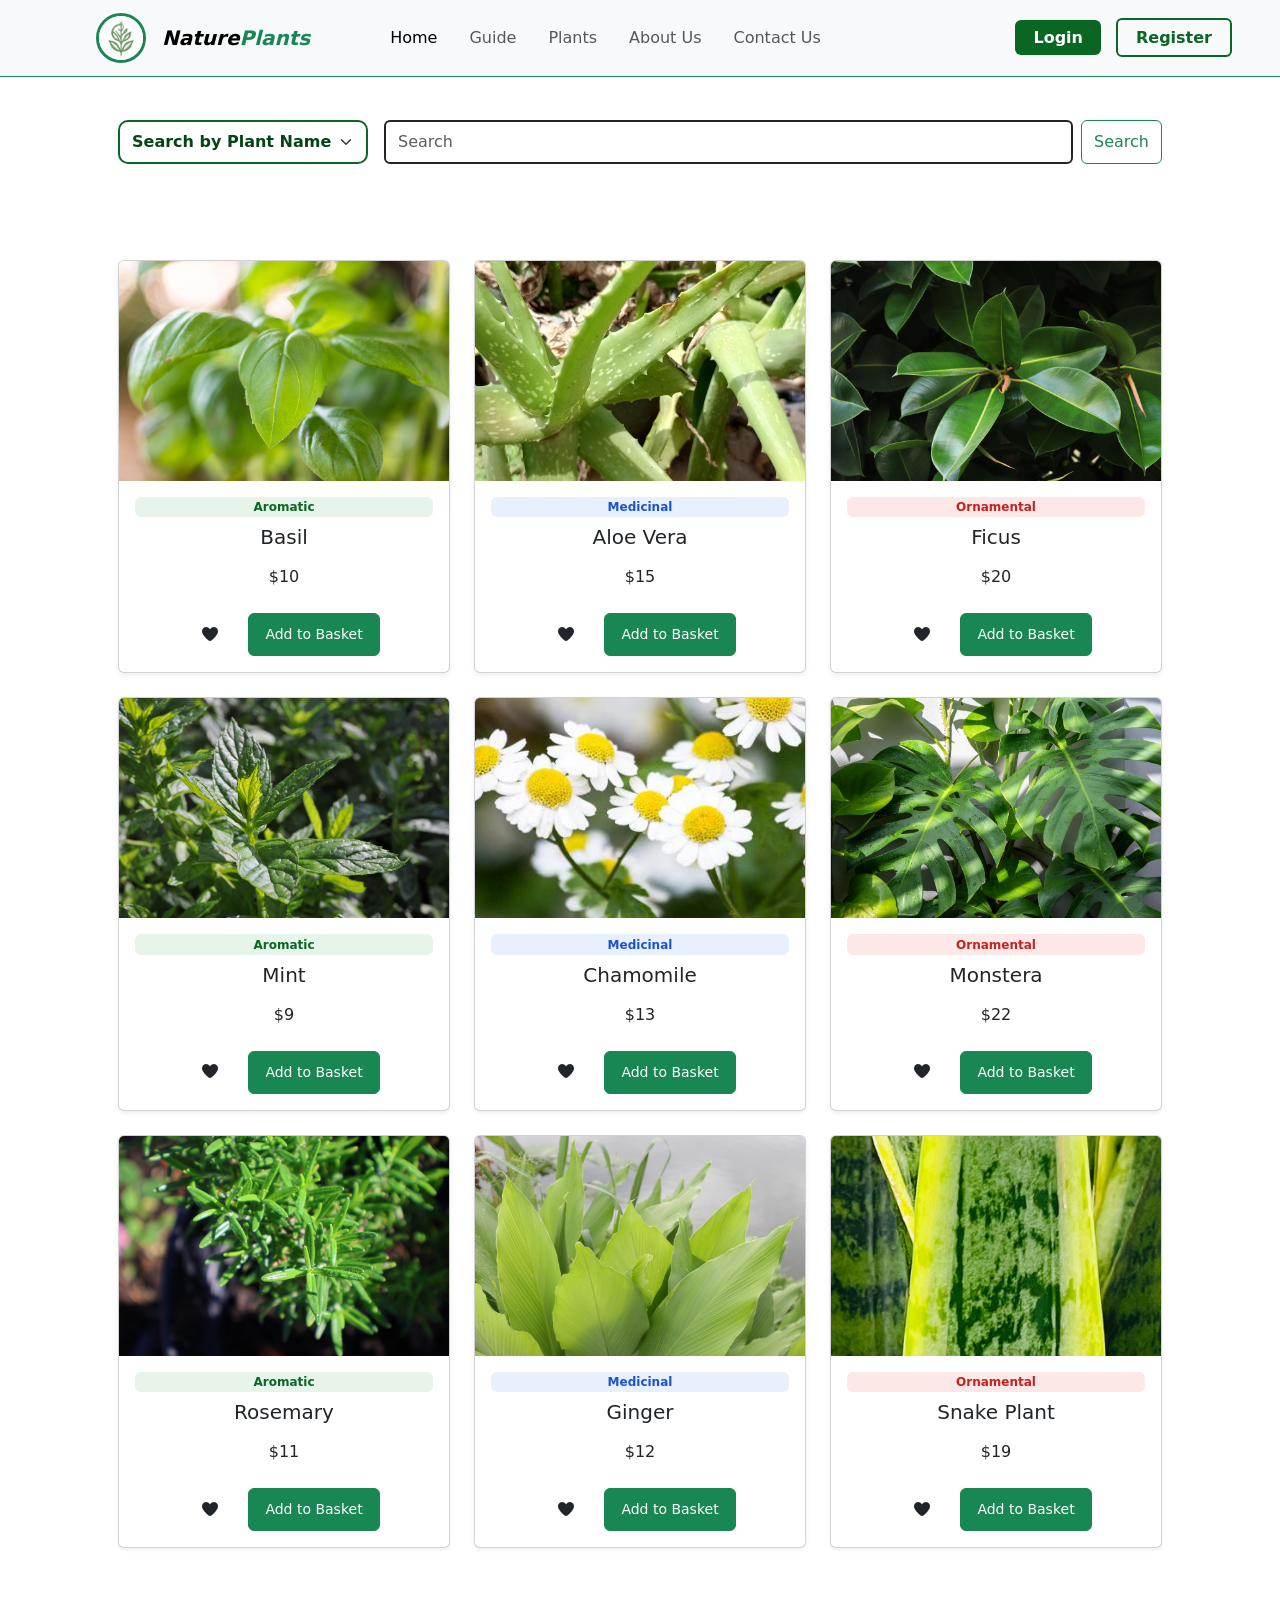
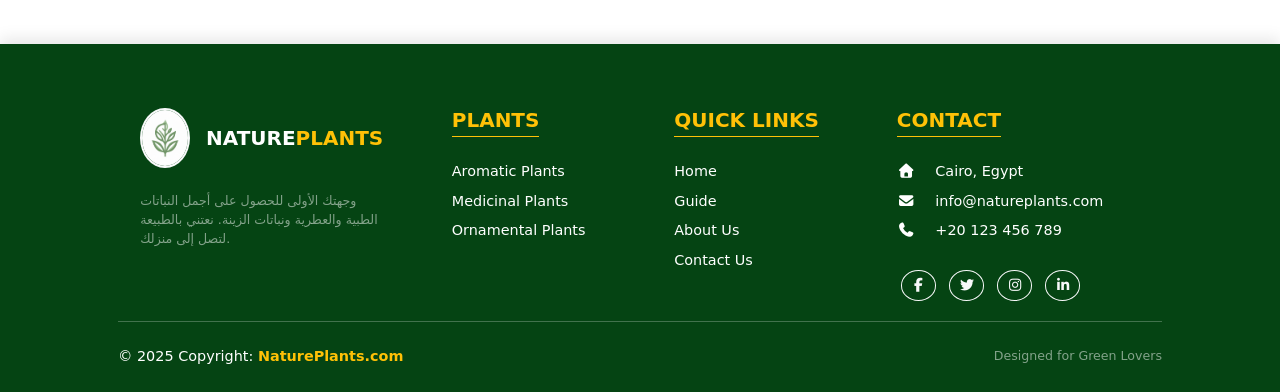
<file: index.html>
<!doctype html>
<html lang="en">

<head>
  <meta charset="UTF-8" />
  <meta name="viewport" content="width=device-width, initial-scale=1.0" />
  <title>Nature Plants</title>
  <!-- Bootstrap -->
  <link rel="stylesheet" href="assets/css/bootstrap.min.css" />
  <!-- Bootstrap icons -->
  <link rel="stylesheet" href="assets/css/bootstrap-icons.css" />
  <!-- Fontawesome -->
  <link rel="stylesheet" href="assets/css/all.css" />
  <!-- custom css -->
  <link rel="stylesheet" href="assets/css/style.css" />
</head>

<body>
  <!-- header start -->
  <header>
    <nav
      class="navbar navbar-expand-lg bg-body-tertiary py-0 border-bottom border-1 border-success position-fixed top-0 z-3 w-100">
      <div class="container-fluid py-2 px-lg-5">
        <!-- Logo -->
        <div class="navbar-brand d-flex align-items-center mx-3 mx-lg-5">
          <a href="index.html">
            <img src="assets/imgs/logo/Logo.png" class="border border-3 border-success rounded-circle">
          </a>
          <p class="fst-italic fw-bold ms-3 my-auto">
            Nature<span class="text-success">Plants</span>
          </p>
        </div>
        <!-- Mobile Icons -->
        <div class="d-flex align-items-center gap-3 d-lg-none">
          <!-- Basket -->
          <div class="shoping_card position-relative">
            <i class="fas fa-shopping-basket shopping-basket text-success fs-5"></i>
            <span
              class="number_plants position-absolute top-0 start-100 translate-middle badge rounded-pill bg-success">
              0
            </span>
            <!-- Slider -->
            <div class="show_plants">
              <div class="shadow_plants_list"></div>
              <a href="wishlist.html">View All Plants</a>
            </div>
          </div>
          <!-- Toggle -->
          <button class="navbar-toggler border-0" type="button" data-bs-toggle="collapse"
            data-bs-target="#navbarSupportedContent">
            <span class="navbar-toggler-icon"></span>
          </button>
        </div>
        <!-- Navbar Links -->
        <div class="collapse navbar-collapse" id="navbarSupportedContent">
          <ul class="navbar-nav me-auto mb-2 mb-lg-0 ms-lg-4 mx-2 mx-lg-0 gap-lg-2 gap-xl-3">
            <li class="nav-item">
              <a class="nav-link active fs-6 fs-md-6 fs-lg-5 fs-xl-4" href="#">Home</a>
            </li>
            <li class="nav-item">
              <a class="nav-link fs-6 fs-md-6 fs-lg-5 fs-xl-4" href="#">Guide</a>
            </li>
            <li class="nav-item dropdown">
              <a class="nav-link dropdown-togglefs-6 fs-md-6 fs-lg-5 fs-xl-4 d-none d-xl-block " href="#" data-bs-toggle="dropdown">
                Plants
              </a>
              <ul class="dropdown-menu">
                <li>
                  <a class="dropdown-item fs-6 fs-md-5" href="#">
                    Aromatic Plants
                  </a>
                </li>
                <li>
                  <a class="dropdown-item fs-6 fs-md-5" href="#">
                    Medicinal Plants
                  </a>
                </li>
                <li>
                  <hr class="dropdown-divider">
                </li>
                <li>
                  <a class="dropdown-item fs-6 fs-md-5" href="#">
                    Ornamental Plants
                  </a>
                </li>
              </ul>
            </li>
            <li class="nav-item">
              <a class="nav-link fs-6 fs-md-6 fs-lg-5 fs-xl-4" href="#">
                About Us
              </a>
            </li>
            <li class="nav-item">
              <a class="nav-link fs-6 fs-md-6 fs-lg-5 fs-xl-4" href="#">
                Contact Us
              </a>
            </li>
            <li>
              <a class="nav-link d-lg-none fs-6 fs-md-5" href="#" id="logout2">
                Logout
              </a>
            </li>
          </ul>
        </div>
        <!-- Right Buttons (Desktop only) -->
        <div class="btns d-none d-lg-block">
          <ul id="links">
            <li>
              <a href="login.html">Login</a>
            </li>
            <li>
              <a href="register.html">Register</a>
            </li>
          </ul>
          <ul id="user_info">
            <li>
              <a href="#" id="user"></a>
            </li>
            <li class="shoping_card position-relative">
              <i class="fas fa-shopping-basket shopping-basket"></i>
              <span class="number_plants">0</span>
              <div class="show_plants">
                <div class="shadow_plants_list"></div>
                <a href="wishlist.html">
                  View All Plants
                </a>
              </div>
            </li>
            <li>
              <a href="#" id="logout">Logout</a>
            </li>
          </ul>
        </div>
      </div>
    </nav>
  </header>
  <!-- Section1 start -->
  <section>
    <div class="container pt-4 px-lg-5">
      <!-- حطيتلك هنا pt-4 عشان الشاشة الصغيرة بتخلي النافبار ياكل من السيكشن اللي بعدها ف سيبتله مسافة  -->
      <div class="d-flex my-5 pt-5 gap-3">
        <!-- Filter -->
        <select id="filter-type" class="form-select" style="max-width: 250px">
          <option value="name">Search by Plant Name</option>
          <option value="category">Search by Category</option>
          <option value="price">Search by Price</option>
        </select>
        <!-- Search -->
        <form class="d-flex flex-grow-1" role="search">
          <input class="form-control me-2 align-content-lg-stretch" type="search" placeholder="Search" id="search-input"
            aria-label="Search" />
          <button class="btn btn-outline-success" type="button">
            Search
          </button>
        </form>
      </div>
    </div>
  </section>
  <!-- Section2 start -->
  <section class="py-5">
    <div class="container px-lg-5">
      <div class="row g-4" id="products-container"></div>
    </div>
  </section>
  <!-- Footer start -->
  <footer class="text-white pt-5 pb-4 mt-5 footer-custom">
    <div class="container px-lg-5">
      <div class="row">
        <!-- column1 -->
        <div class="col-md-6 col-lg-3 col-xl-3 mx-auto mt-3">
          <div class="d-flex align-items-center mb-4">
            <img src="assets/imgs/logo/Logo.png" alt="Logo" class="rounded-circle border border-2 border-light" />
            <h5 class="text-uppercase mb-0 ms-3 fw-bold">
              Nature<span class="text-warning">Plants</span>
            </h5>
          </div>
          <p class="small text-white-50">
            وجهتك الأولى للحصول على أجمل النباتات الطبية والعطرية ونباتات
            الزينة. نعتني بالطبيعة لتصل إلى منزلك.
          </p>
        </div>
        <!-- column2 : links -->
        <div class="col-md-6 col-lg-2 col-xl-2 mx-auto mt-3">
          <h5 class="text-uppercase mb-4 fw-bold text-warning border-bottom border-warning d-inline-block pb-1">
            Plants
          </h5>
          <ul class="list-unstyled">
            <li class="mb-2">
              <a href="#" class="text-white text-decoration-none footer-link">Aromatic Plants</a>
            </li>
            <li class="mb-2">
              <a href="#" class="text-white text-decoration-none footer-link">Medicinal Plants</a>
            </li>
            <li class="mb-2">
              <a href="#" class="text-white text-decoration-none footer-link">Ornamental Plants</a>
            </li>
          </ul>
        </div>
        <!-- column3 : links -->
        <div class="col-md-6 col-lg-2 col-xl-2 mx-auto mt-3">
          <h5 class="text-uppercase mb-4 fw-bold text-warning border-bottom border-warning d-inline-block pb-1">
            Quick Links
          </h5>
          <ul class="list-unstyled">
            <li class="mb-2">
              <a href="#" class="text-white text-decoration-none footer-link">Home</a>
            </li>
            <li class="mb-2">
              <a href="#" class="text-white text-decoration-none footer-link">Guide</a>
            </li>
            <li class="mb-2">
              <a href="#" class="text-white text-decoration-none footer-link">About Us</a>
            </li>
            <li class="mb-2">
              <a href="#" class="text-white text-decoration-none footer-link">Contact Us</a>
            </li>
          </ul>
        </div>
        <!-- column4 : contact -->
        <div class="col-md-6 col-lg-3 col-xl-3 mx-auto mt-3">
          <h5 class="text-uppercase mb-4 fw-bold text-warning border-bottom border-warning d-inline-block pb-1">
            Contact
          </h5>
          <p class="mb-2"><i class="fas fa-home me-3"></i> Cairo, Egypt</p>
          <p class="mb-2">
            <i class="fas fa-envelope me-3"></i> info@natureplants.com
          </p>
          <p class="mb-2">
            <i class="fas fa-phone me-3"></i> +20 123 456 789
          </p>
          <div class="mt-4">
            <a href="#" class="btn btn-outline-light btn-floating m-1 rounded-circle btn-sm"><i
                class="fab fa-facebook-f"></i></a>
            <a href="#" class="btn btn-outline-light btn-floating m-1 rounded-circle btn-sm"><i
                class="fab fa-twitter"></i></a>
            <a href="#" class="btn btn-outline-light btn-floating m-1 rounded-circle btn-sm"><i
                class="fab fa-instagram"></i></a>
            <a href="#" class="btn btn-outline-light btn-floating m-1 rounded-circle btn-sm"><i
                class="fab fa-linkedin-in"></i></a>
          </div>
        </div>
      </div>
      <hr class="mb-4 border-light opacity-25" />
      <div class="row align-items-center">
        <div class="col-md-7 col-lg-8">
          <p class="mb-0">
            © 2025 Copyright:
            <a href="#" class="text-warning text-decoration-none fw-bold">NaturePlants.com</a>
          </p>
        </div>
        <div class="col-md-5 col-lg-4">
          <p class="text-md-end text-white-50 mb-0 small">
            Designed for Green Lovers
          </p>
        </div>
      </div>
    </div>
  </footer>
  <!-- Bootstrap js -->
  <script src="assets/js/bootstrap.bundle.min.js"></script>
  <!-- User  -->
  <script src="assets/js/user.js"></script>
  <!-- Basket  -->
  <script src="assets/js/basket-global.js"></script>
  <!-- custom js -->
  <script src="assets/js/main.js"></script>
</body>

</html>
</file>
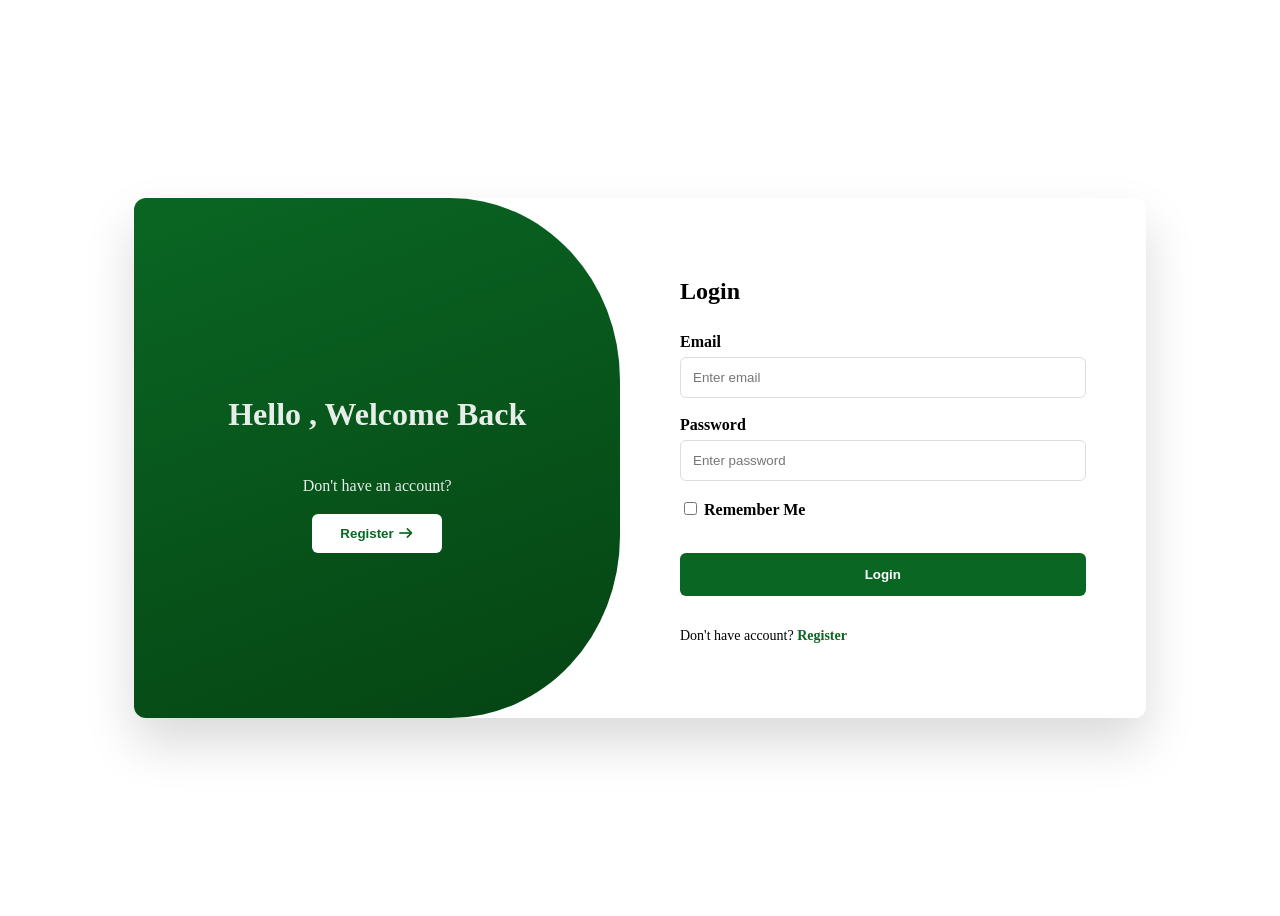
<file: login.html>
<!DOCTYPE html>
<html lang="en">

<head>
    <meta charset="UTF-8">
    <meta name="viewport" content="width=device-width, initial-scale=1.0">
    <title>Login in</title>
    <!-- Font Awesome -->
    <link rel="stylesheet" href="assets/css/all.css">
    <!-- Custom css -->
    <link rel="stylesheet" href="assets/css/style.css">
</head>

<body class="register-page">
    <section class="section-form">
        <div class="welcome-box">
            <!-- Main Title -->
            <h2>
                <p>Hello , <span id="welcomeWord">Welcome</span></p>
            </h2>
            <!-- Sub Text -->
            <p id="welcomeText">
                Don't have an account?
            </p>
            <!-- Register Button -->
            <a href="register.html">
                <button class="welcome-btn" id="welcomeBtn">
                    Register
                    <span class="arrow" id="arrow">
                        <i class="fa-solid fa-arrow-right"></i>
                    </span>
                </button>
            </a>
        </div>
        <!-- Form -->
        <form id="registerForm" class="register-form">
            <h2>Login</h2>
            <!-- Email -->
            <div class="input-group">
                <label for="email">Email</label>
                <input type="email" placeholder="Enter email" id="email">
            </div>
            <!-- Password -->
            <div class="input-group">
                <label for="password">Password</label>
                <input type="password" placeholder="Enter password" id="password">
            </div>
            <div class="input-group">
                <label for="rememberMe">
                    <input type="checkbox" id="rememberMe"> Remember Me
                </label>
            </div>
            <button type="submit" class="register-btn" id="sign_in">Login</button>
            <p>
                Don't have account?
                <a href="register.html">Register</a>
            </p>
        </form>
    </section>
    <!-- Login js -->
    <script src="assets/js/login.js"></script>
</body>

</html>
</file>
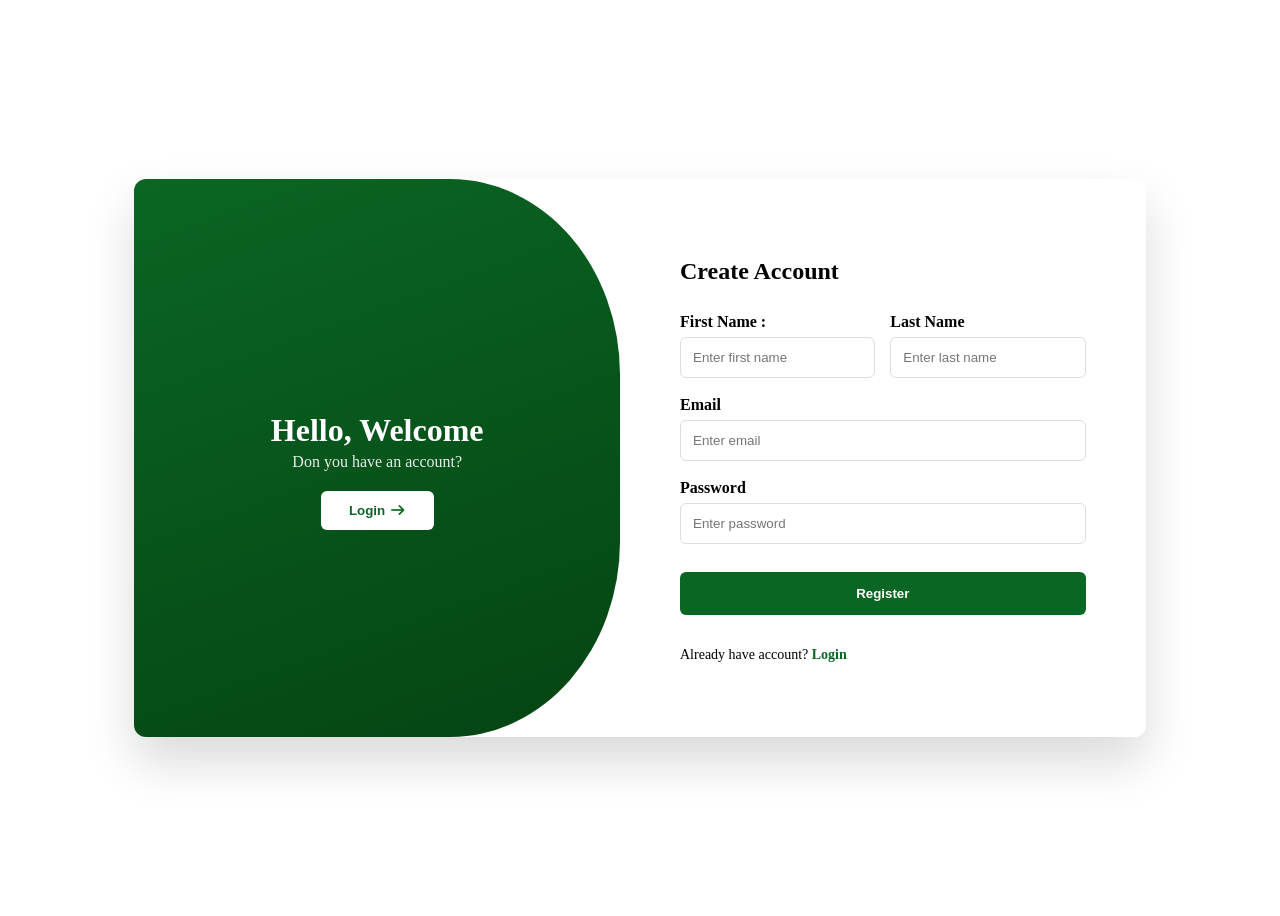
<file: register.html>
<!DOCTYPE html>
<html lang="en">

<head>
    <meta charset="UTF-8">
    <meta name="viewport" content="width=device-width, initial-scale=1.0">
    <title>Register</title>
    <!-- Font Awesome -->
    <link rel="stylesheet" href="assets/css/all.css">
    <!-- Custom css -->
    <link rel="stylesheet" href="assets/css/style.css">
</head>

<body class="register-page">
    <section class="section-form">
        <div class="welcome-box">
            <!-- Main Title -->
            <h2>Hello, <span id="welcomeWord">Welcome</span></h2>
            <!-- Sub Text -->
            <p id="welcomeText">
                Don you have an account?
            </p>
            <!-- Register Button -->
            <a href="login.html">
                <button class="welcome-btn" id="welcomeBtn">
                    Login
                    <span class="arrow" id="arrow">
                        <i class="fa-solid fa-arrow-right"></i>
                    </span>
                </button>
            </a>
        </div>
        <!-- Form -->
        <form id="registerForm" class="register-form">
            <h2>Create Account</h2>
            <!-- Names -->
            <div class="names">
                <div class="input-group">
                    <label for="firstName">First Name :</label>
                    <input type="text" placeholder="Enter first name" id="firstName">
                </div>
                <div class="input-group">
                    <label for="lastName">Last Name</label>
                    <input type="text" placeholder="Enter last name" id="lastName">
                </div>
            </div>
            <!-- Email -->
            <div class="input-group">
                <label for="email">Email</label>
                <input type="email" placeholder="Enter email" id="email">
            </div>
            <!-- Password -->
            <div class="input-group">
                <label for="password">Password</label>
                <input type="password" placeholder="Enter password" id="password">
            </div>
            <button type="submit" class="register-btn" id="sign_up">Register</button>
            <p>
                Already have account?
                <a href="login.html">Login</a>
            </p>
        </form>
    </section>
    <!-- Registerjs -->
    <script src="assets/js/register.js"></script>
</body>

</html>
</file>
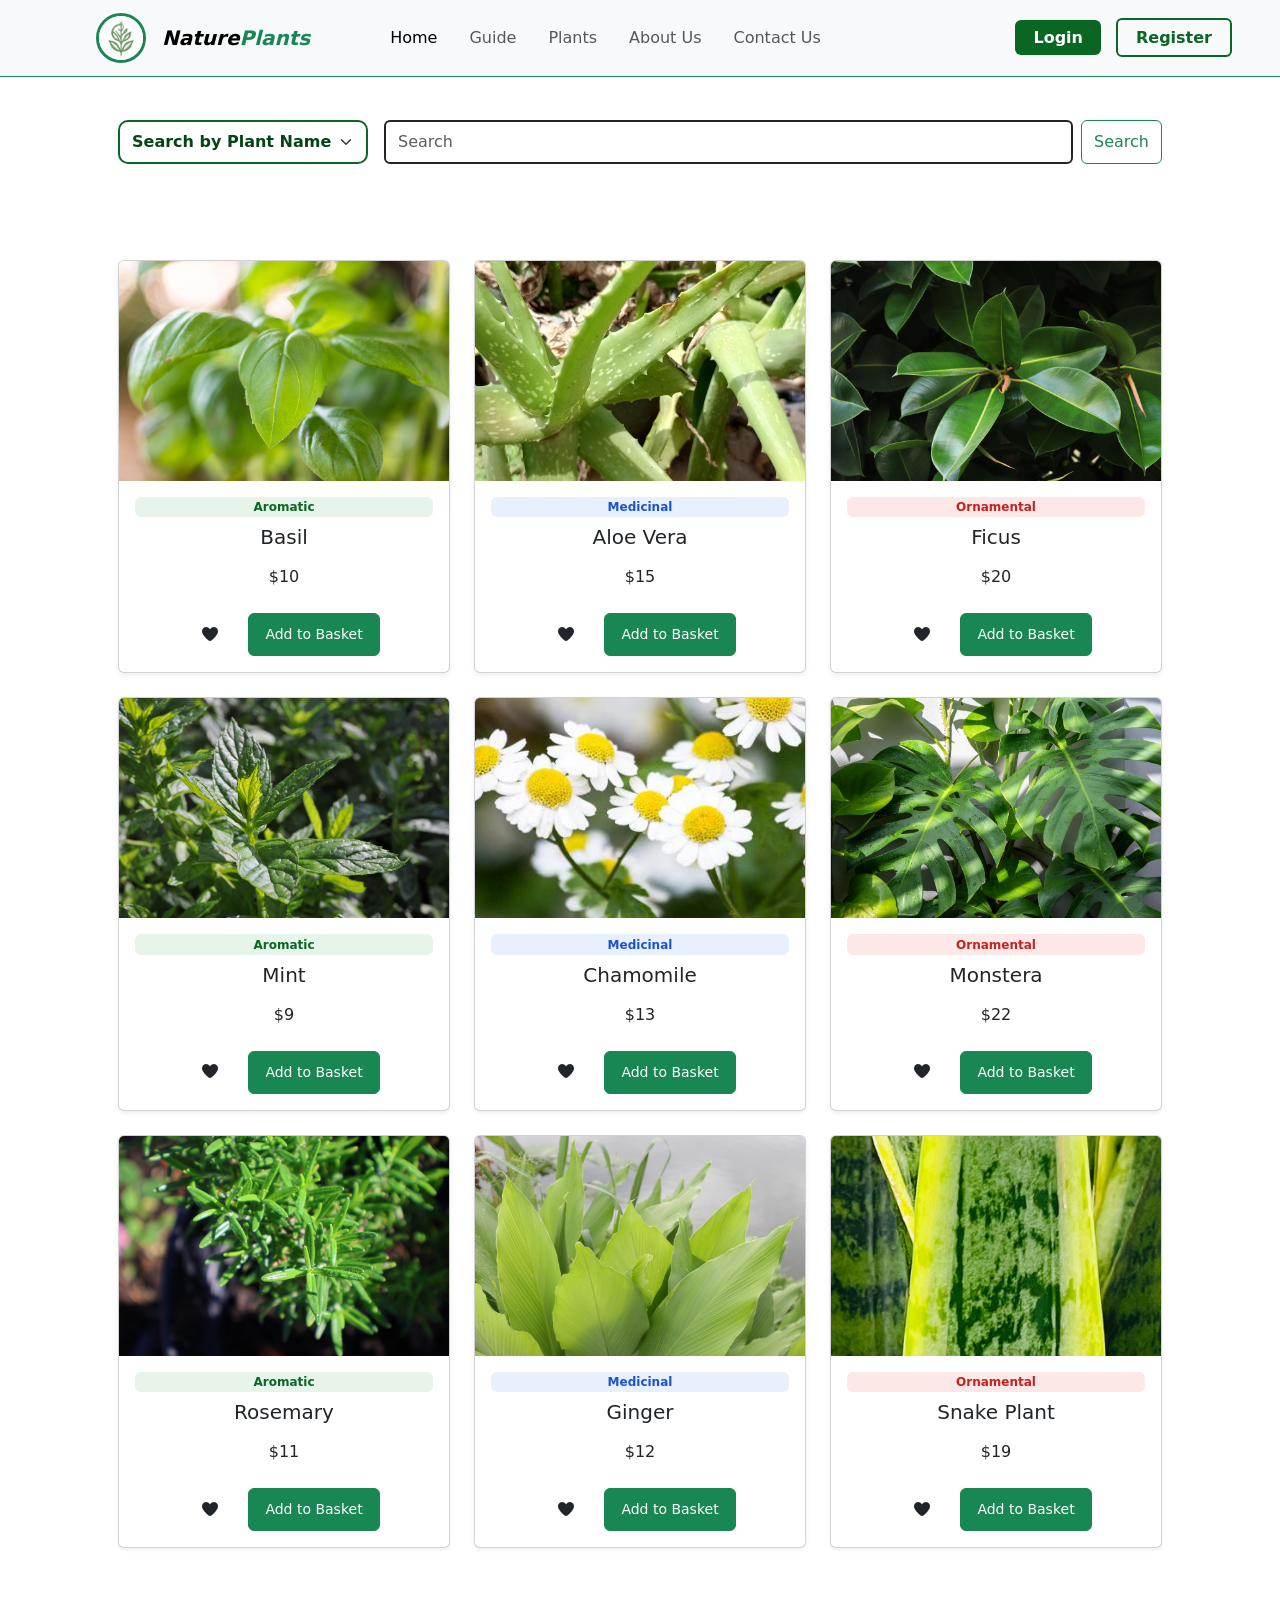
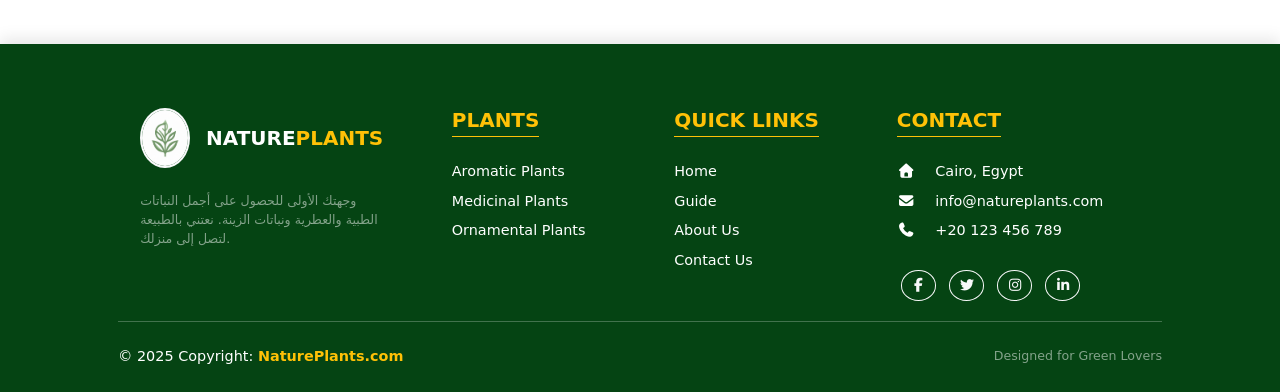
<file: wishlist.html>
<!DOCTYPE html>
<html lang="en">

<head>
    <meta charset="UTF-8">
    <meta name="viewport" content="width=device-width, initial-scale=1.0">
    <title>Nature Plants</title>
    <!-- Bootstrap -->
    <link rel="stylesheet" href="assets/css/bootstrap.min.css">
    <!-- Bootstrap icons -->
    <link rel="stylesheet" href="assets/css/bootstrap-icons.css">
    <!-- Fontawesome -->
    <link rel="stylesheet" href="assets/css/all.css">
    <!-- custom css -->
    <link rel="stylesheet" href="assets/css/style.css">
</head>

<body class="wishlist-page">

    <!-- header start -->
    <!-- header start -->
    <!-- header start -->
    <header>
        <nav
            class="navbar navbar-expand-lg bg-body-tertiary py-0 border-bottom border-1 border-success position-fixed top-0 z-3 w-100">
            <div class="container-fluid py-2 px-lg-5">
                <!-- Logo -->
                <div class="navbar-brand d-flex align-items-center mx-3 mx-lg-5">
                    <a href="index.html">
                        <img src="assets/imgs/logo/Logo.png" class="border border-3 border-success rounded-circle">
                    </a>
                    <p class="fst-italic fw-bold ms-3 my-auto">
                        Nature<span class="text-success">Plants</span>
                    </p>
                </div>
                <!-- Mobile Icons -->
                <div class="d-flex align-items-center gap-3 d-lg-none">
                    <!-- Basket -->
                    <div class="shoping_card position-relative">
                        <i class="fas fa-shopping-basket shopping-basket text-success fs-5"></i>
                        <span
                            class="number_plants position-absolute top-0 start-100 translate-middle badge rounded-pill bg-success">
                            0
                        </span>
                        <!-- Slider -->
                        <div class="show_plants">
                            <div class="shadow_plants_list"></div>
                            <a href="wishlist.html">View All Plants</a>
                        </div>
                    </div>
                    <!-- Toggle -->
                    <button class="navbar-toggler border-0" type="button" data-bs-toggle="collapse"
                        data-bs-target="#navbarSupportedContent">
                        <span class="navbar-toggler-icon"></span>
                    </button>
                </div>
                <!-- Navbar Links -->
                <div class="collapse navbar-collapse" id="navbarSupportedContent">
                    <ul class="navbar-nav me-auto mb-2 mb-lg-0 ms-lg-5 mx-3 mx-lg-0">
                        <li class="nav-item">
                            <a class="nav-link active" href="#">Home</a>
                        </li>
                        <li class="nav-item">
                            <a class="nav-link" href="#">Guide</a>
                        </li>
                        <li class="nav-item dropdown">
                            <a class="nav-link dropdown-toggle" href="#" data-bs-toggle="dropdown">
                                Plants
                            </a>
                            <ul class="dropdown-menu">
                                <li>
                                    <a class="dropdown-item" href="#">Aromatic Plants</a>
                                </li>
                                <li>
                                    <a class="dropdown-item" href="#">Medicinal Plants</a>
                                </li>
                                <li>
                                    <hr class="dropdown-divider">
                                </li>
                                <li>
                                    <a class="dropdown-item" href="#">Ornamental Plants</a>
                                </li>
                            </ul>
                        </li>
                        <li class="nav-item">
                            <a class="nav-link" href="#">About Us</a>
                        </li>
                        <li class="nav-item">
                            <a class="nav-link" href="#">Contact Us</a>
                        </li>
                        <li>
                            <a class="nav-link d-lg-none" href="#" id="logout2">Logout</a>
                        </li>
                    </ul>
                </div>
                <!-- Right Buttons (Desktop only) -->
                <div class="btns d-none d-lg-block">
                    <ul id="links">
                        <li>
                            <a href="login.html">Login</a>
                        </li>
                        <li>
                            <a href="register.html">Register</a>
                        </li>
                    </ul>
                    <ul id="user_info">
                        <li>
                            <a href="#" id="user"></a>
                        </li>
                        <li class="shoping_card position-relative">
                            <i class="fas fa-shopping-basket shopping-basket"></i>
                            <span class="number_plants">0</span>
                            <div class="show_plants">
                                <div class="shadow_plants_list"></div>
                                <a href="wishlist.html">
                                    View All Plants
                                </a>
                            </div>
                        </li>
                        <li>
                            <a href="#" id="logout">Logout</a>
                        </li>
                    </ul>
                </div>
            </div>
        </nav>
    </header>
    <!-- products -->
    <section class="py-2">
        <div class="container px-lg-5">
            <div class="row g-4" id="products-container"></div>
            <div class="total_price d-flex flex-column justify-content-center align-items-center text-center mx-auto mt-3"
                style="width: 150px; margin-top: auto">
                <h5 class="fw-bold">Total Price: <span class="text-success" id="total_price"></span></h5>
            </div>
        </div>
    </section>
    <hr>
    <!-- Favourite Plants -->
    <section>
        <div class="container px-lg-1">
            <h5 class="text-center fw-bold text-success my-5">Favourite Plants</h5>
            <div class="row g-4" id="favourite-container">
            </div>
        </div>
    </section>
    <!-- Bootstrap js -->
    <script src="assets/js/bootstrap.bundle.min.js"></script>
    <!-- User  -->
    <script src="assets/js/user.js"></script>
    <!-- Basket  -->
    <script src="assets/js/basket-global.js"></script>
    <!-- custom js -->
    <script src="assets/js/wishlist.js"></script>

</body>

</html>
</file>
<file: assets/css/style.css>
/* ===== Navbar =====  */
.nav-link.active {
  color: #054413;
}

.nav-link:hover {
  color: #0a6623;
}

.navbar-brand img {
  height: 3.125rem;
  width: 3.125rem;
  object-fit: cover;
}

.navbar .btns {
  margin-left: auto;
  display: flex;
  align-items: center;
}

.navbar .btns ul {
  list-style: none;
  margin: 0;
  padding: 0;
  display: flex;
  align-items: center;
  gap: 15px;
}

.navbar ul#links a {
  text-decoration: none;
  padding: 8px 18px;
  border-radius: 6px;
  font-weight: 600;
  transition: 0.3s ease;
}

.navbar ul#links li:first-child a {
  background-color: #0a6623;
  color: white;
}

.navbar ul#links li:first-child a:hover {
  background-color: #054413;
}

.navbar ul#links li:last-child a {
  border: 2px solid #0a6623;
  color: #0a6623;
}

.navbar ul#links li:last-child a:hover {
  background-color: #0a6623;
  color: white;
}

.navbar ul#user_info {
  display: none;
  list-style: none;
}

.navbar ul#user_info li a {
  list-style: none;
  text-decoration: none;
  font-weight: 600;
  font-family: Georgia, 'Times New Roman', Times, serif;
  color: #0a6623;
}

.dropdown-item:hover,
.dropdown-item:focus {
  background-color: #0a6623;
  color: #fff;
}

/* ===== Select Base Style ===== */
#filter-type {
  border: 2px solid #0a6623;
  border-radius: 10px;
  padding: 8px 12px;
  font-weight: 600;
  color: #054413;
  background-color: #ffffff;
  cursor: pointer;
  transition: 0.3s ease;
  box-shadow: none;
}

/* إزالة الشادو الافتراضي */
#filter-type:focus {
  outline: none;
  box-shadow: none !important;
  border-color: #054413;
}

/* إزالة Bootstrap focus ring */
.form-select:focus {
  box-shadow: none !important;
}

/* ===== Dropdown Options ===== */
#filter-type option {
  background-color: #ffffff;
  color: #054413;
  padding: 8px;
}

/* عند اختيار عنصر */
#filter-type option:checked {
  background-color: #0a6623;
  color: #ffffff;
}

/* محاولة تغيير لون hover (يعمل في بعض المتصفحات) */
#filter-type option:hover {
  background-color: #e6f4ea;
  color: #054413;
}

.form-control {
  box-shadow: none;
  border: 2px solid;
}

.form-control:focus {
  border-color: #0a6623;
  box-shadow: 0 0 5px rgba(10, 102, 35, 0.5);
}

.badge-aromatic {
  background-color: #e6f4ea;
  color: #0a6623;
}

.badge-medicinal {
  background-color: #e8f0fe;
  color: #1a4fd8;
}

.badge-ornamental {
  background-color: #fce8e6;
  color: #c5221f;
}

.plant-card {
  /* aspect-ratio: 5 / 6; */
  transition: all 0.3s ease;
}

.plant-card:hover {
  border: 2px solid #0a6623;
  transform: translateY(-6px);
  box-shadow: 0 12px 25px rgba(0, 0, 0, 0.12);
}

.plant-card img {
  height: 220px;
  object-fit: cover;
}

.basket-icon {
  display: none;
  margin-right: 6px;
}

.add-to-basket.added {
  background-color: #777;
  border: none;
}

.add-to-basket.added .basket-icon {
  display: inline-block;
}

.plant-card .fa-heart {
  transition: color 0.3s ease, transform 0.3s ease;
}

.add-to-wishlist {
  border: none;
  background: transparent;
}

.add-to-wishlist:focus,
.add-to-wishlist:active {
  outline: none;
  box-shadow: none;
  border: none;
}

.add-to-wishlist.active .fa-heart {
  color: #dc3545;
  transform: scale(1.2);
}

/* ===== Footer ====== */
.footer-custom {
  background-color: #054413;
  color: #fff;
  font-size: 0.9rem;
  box-shadow: 0 -5px 15px rgba(0, 0, 0, 0.1);
}

.footer-custom img {
  height: 60px;
  width: 60px;
  object-fit: cover;
}

.footer-link {
  transition: all 0.3s ease;
  display: inline-block;
}

.footer-link:hover {
  color: #ffc107 !important;
  transform: translateX(5px);
}

.btn-floating:hover {
  background-color: #fff;
  color: #054413;
  border-color: #fff;
}

/* ===== Page Layout Register && Login ===== */
.register-page {
  min-height: 100vh;
  display: flex;
  justify-content: center;
  align-items: center;
}

/* ===== Container ===== */
.section-form {
  width: 80%;
  max-width: 1100px;
  display: flex;
  border-radius: 12px;
  overflow: hidden;
  box-shadow: 0 25px 50px rgba(0, 0, 0, 0.15);
}

/* ===== Welcome Box ===== */
.welcome-box {
  width: 50%;
  background: linear-gradient(160deg, #0a6623, #054413);
  color: white;
  padding: 60px 40px;
  display: flex;
  flex-direction: column;
  justify-content: center;
  align-items: center;
  border-top-right-radius: 35%;
  border-bottom-right-radius: 35%;
}

.welcome-box h2 {
  font-size: 32px;
  margin-bottom: 0;
}

.welcome-box p {
  margin-top: 0;
  line-height: 1.6;
  opacity: 0.9;
}

.welcome-btn {
  width: fit-content;
  padding: 12px 28px;
  border: none;
  border-radius: 6px;
  background: white;
  color: #0a6623;
  font-weight: bold;
  cursor: pointer;
  transition: 0.3s;
}

.welcome-btn:hover {
  transform: translateY(-3px);
}

/* ===== Form Side ===== */
.register-form {
  width: 50%;
  background: white;
  padding: 60px;
  display: flex;
  flex-direction: column;
  gap: 18px;
}

.register-form h2 {
  margin-bottom: 10px;
}

/* ===== Input Groups ===== */
.names {
  display: flex;
  gap: 15px;
}

.input-group {
  display: flex;
  flex-direction: column;
  width: 100%;
}

.input-group label {
  font-weight: 600;
  margin-bottom: 6px;
}

.input-group input {
  padding: 12px;
  border: 1px solid #ddd;
  border-radius: 6px;
  transition: 0.3s;
}

/* Focus Effect */
.input-group input:focus {
  outline: none;
  border-color: #0a6623;
  box-shadow: 0 0 6px rgba(10, 102, 35, 0.4);
}

/* ===== Register Button ===== */
.register-btn {
  margin-top: 10px;
  padding: 14px;
  border: none;
  border-radius: 6px;
  background: #0a6623;
  color: white;
  font-weight: bold;
  cursor: pointer;
  transition: 0.3s;
}

.register-btn:hover {
  background: #054413;
  transform: translateY(-2px);
}

/* ===== Login Text ===== */
.register-form p {
  font-size: 14px;
}

.register-form a {
  color: #0a6623;
  font-weight: bold;
  text-decoration: none;
}

.arrow {
  display: inline-block;
  transition: 0.4s;
}

.arrow.move {
  animation: arrowMove 0.6s infinite alternate;
}

@keyframes arrowMove {
  from {
    transform: translateX(0);
  }

  to {
    transform: translateX(9px);
  }
}

/* ===== Responsive ===== */
@media (max-width: 992px) {

  .section-form {
    flex-direction: column;
    width: 95%;
  }

  .welcome-box,
  .register-form {
    width: 100%;
  }

  .welcome-box {
    border-radius: 12px 12px 0 0;
    padding: 40px 25px;
    text-align: center;
  }

  .register-form {
    border-radius: 0 0 12px 12px;
    padding: 35px 25px;
  }

  .names {
    flex-direction: column;
  }
}

@media (max-width: 480px) {

  .welcome-box h2 {
    font-size: 22px;
  }

  .register-form {
    padding: 25px 20px;
  }

  .input-group input {
    padding: 10px;
  }

  .register-btn {
    padding: 12px;
  }

}

/* ==== Afer Login ==== */
.navbar ul#user_info {
  display: flex;
  font-style: italic;
}

/* Basket  */
/* .navbar ul#user_info .shoping_card {
  position: relative;
}  شيلت دي ملهاش لازمة واديته ابسلوت بالبوتستراب */
.shopping-basket {
  font-size: 60px;
}

.navbar ul#user_info .shoping_card i {
  cursor: pointer;
  font-size: 20px;
  color: #0a6623;
}

.navbar ul#user_info .shoping_card .number_plants {
  position: absolute;
  width: 30px;
  height: 20px;
  line-height: 20px;
  background-color: #0a6623;
  color: white;
  text-align: center;
  display: inline-block;
  border-radius: 8px;
  font-size: 15px;
  top: -15px;
  right: -15px;
}

/* Slide Bar */
.navbar .shoping_card .show_plants {
  position: absolute;
  z-index: 99;
  top: 50px;
  transform: translateX(250px);
  transition: 0.3s ease;
  width: 250px;
  min-height: 700px;
  max-height: 100vh;
  overflow-y: auto;
  padding-right: 8px;
  background-color: white;
  border-left: #054413 2px solid;
}

.navbar .shoping_card .show_plants.open {
  transform: translateX(-40px);
}

@media (max-width: 991px) {

  .navbar .shoping_card .show_plants {

    right: -310px;

  }

  .navbar .shoping_card .show_plants.open {

    transform: translateX(-220px);

  }

}

/* Log out  */
.navbar ul#user_info #logout {
  display: block;
  cursor: pointer;
  color: #c5221f;
  border: #c5221f 2px solid;
  padding: 8px 18px;
  border-radius: 6px;
  font-size: 15px;
  font-weight: bold;
  text-decoration: none;
  margin-left: 20px;
  transition: background-color 0.3s ease, color 0.3s ease;
}

.navbar ul#user_info #logout:hover {
  background-color: #c5221f;
  color: white;
}

.navbar-nav #logout2 {
  color: #c5221f;
  border: #c5221f 2px solid;
  padding: 8px 18px;
  border-radius: 6px;
  font-size: 15px;
  font-weight: bold;
  text-decoration: none;
  transition: background-color 0.3s ease, color 0.3s ease;
}

.navbar-nav #logout2:hover {
  background-color: #c5221f;
  color: white;
}

/* ===== Basket Product Item ===== */
.plants_list {
  display: flex;
  justify-content: space-between;
  align-items: center;
  padding: 10px 10px;
  margin: 8px;
  border: 1px solid #e0e0e0;
  border-radius: 8px;
  background-color: #f9fdfb;
}

/* Left side */
.plants_list .left h5 {
  margin: 0;
  font-size: 14px;
  color: #054413;
}

/* Quantity control */
.plants_list .digital {
  display: flex;
  align-items: center;
  gap: 8px;
  margin-top: 6px;
}

.digital button {
  width: 26px;
  height: 26px;
  border: none;
  border-radius: 4px;
  background-color: #0a6623;
  color: white;
  font-weight: bold;
  cursor: pointer;
  transition: 0.2s ease;
}

.digital button:hover {
  background-color: #054413;
}

.digital-numder {
  min-width: 20px;
  text-align: center;
  font-weight: bold;
  color: #0a6623;
}

/* Right side */
.plants_list .right {
  text-align: center;
}

.plants_list .right h5 {
  margin: 0;
  font-size: 13px;
  color: #777;
}

.plants_list .right p {
  margin: 4px 0 0;
  font-weight: bold;
  color: #0a6623;
}


/* All Plants */
.navbar .shoping_card .show_plants a {
  text-decoration: none;
  margin: 8px;
  border: 1px solid #e0e0e0;
  border-radius: 8px;
  background-color: #f9fdfb;
  color: #0a6623;
  transition: 0.3s ease;
  height: 40px;
  line-height: 40px;
  font-size: 15px;
  text-align: center;
  display: block;
}

.navbar .shoping_card .show_plants a:hover {
  background-color: #0a6623;
  color: white !important;
}

/* //////////////// */
/* Wishlist Page */
.wishlist-page .container {
  margin-top: 100px;
}

.wishlist-page .plant-card {
  aspect-ratio: auto;
  height: 200px;
}

.wishlist_btns {
  display: flex;
  align-items: center;
  justify-content: flex-start;
  gap: 16px;
  flex-wrap: nowrap;
}

.digital {
  display: flex;
  align-items: center;
  gap: 6px;
  white-space: nowrap;
}

.digital button {
  width: clamp(22px, 4vw, 28px);
  height: clamp(22px, 4vw, 28px);
  font-size: clamp(12px, 2vw, 16px);
}

.digital-numder {
  font-size: clamp(14px, 2.5vw, 18px);
  min-width: 18px;
  text-align: center;
}

.add-to-basket {
  padding: clamp(6px, 1vw, 10px) clamp(10px, 2vw, 16px);
  font-size: clamp(12px, 2vw, 14px);
  white-space: nowrap;
}

.remove-fav-btn:focus,
.remove-fav-btn:active {
  outline: none;
  box-shadow: none;
  border: none;
}
</file>
